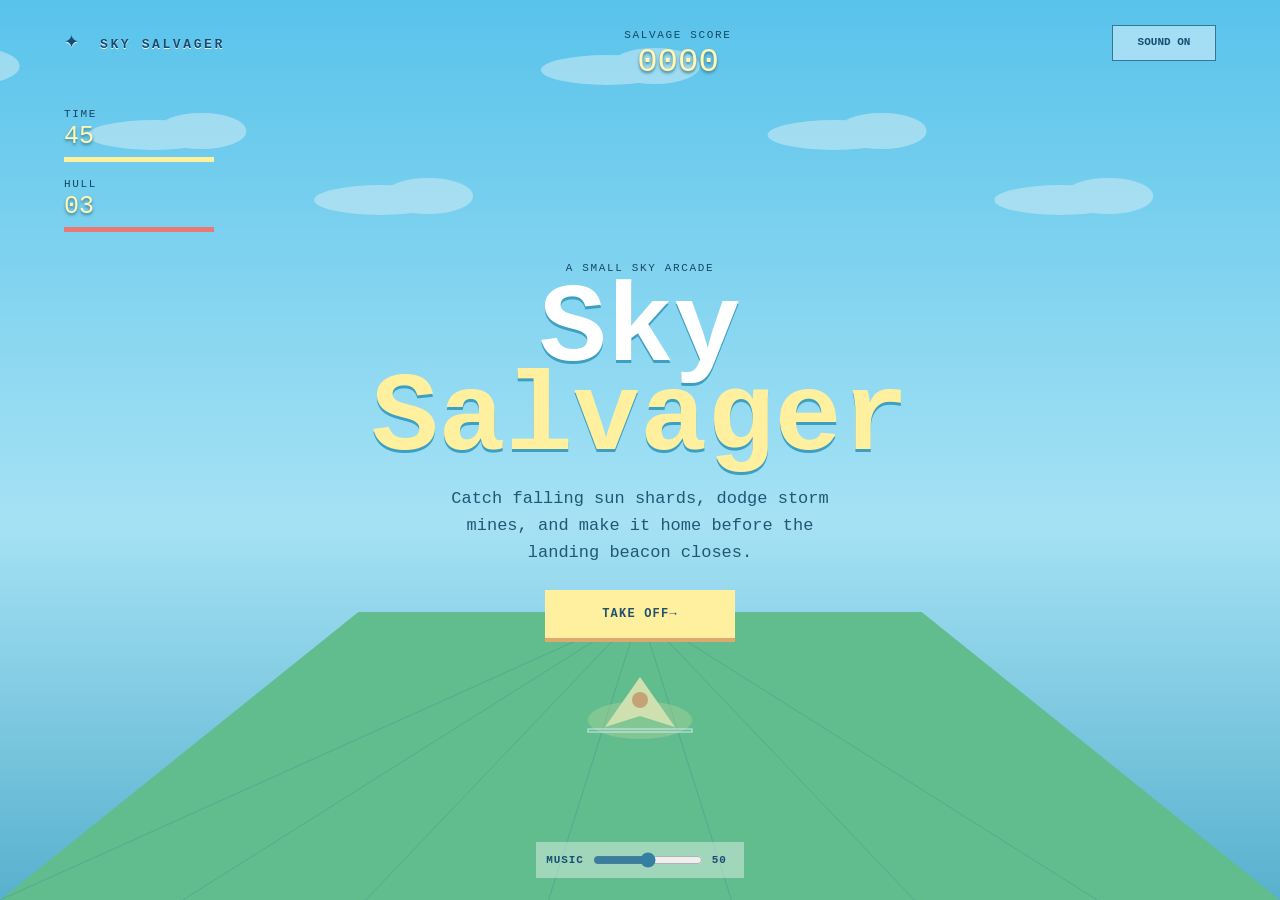
<file: index.html>
<!doctype html>
<html lang="en">
<head>
  <meta charset="UTF-8">
  <meta name="viewport" content="width=device-width, initial-scale=1">
  <meta http-equiv="refresh" content="0; url=play.html">
  <title>Sky Salvager</title>
</head>
<body>
  <p>Opening Sky Salvager...</p>
  <script>location.replace('play.html');</script>
</body>
</html>
</file>
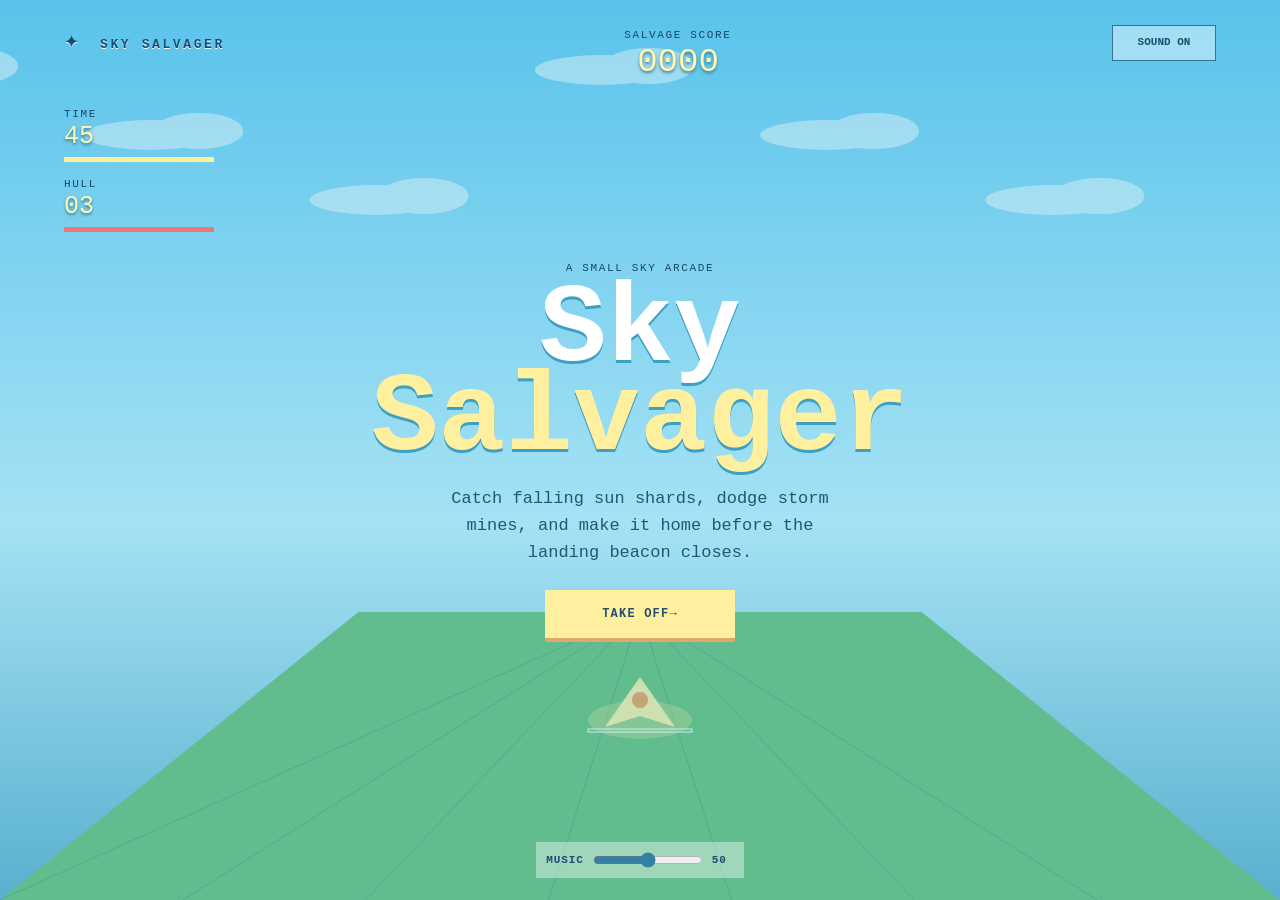
<file: play.html>
<!doctype html>
<html lang="en">

<head>
    <meta charset="UTF-8">
    <meta name="viewport" content="width=device-width, initial-scale=1">
    <title>Sky Salvager</title>
    <link rel="stylesheet" href="styles.css">
</head>

<body class="panel-open">
    <main class="game-shell">
        <canvas id="gameCanvas" aria-label="Sky Salvager game"></canvas>

        <header class="hud topbar">
            <div class="brand"><span class="brand-mark">✦</span> SKY SALVAGER</div>
            <div class="score">
                <span class="eyebrow">SALVAGE SCORE</span>
                <strong id="score">0000</strong>
            </div>
            <button class="quiet-button sound-control" id="soundButton" type="button">SOUND ON</button>
        </header>

        <section class="hud stats" aria-label="Flight status">
            <div class="stat">
                <span class="eyebrow">TIME</span>
                <strong id="time">45</strong>
                <div class="meter"><i id="timeBar"></i></div>
            </div>
            <div class="stat">
                <span class="eyebrow">HULL</span>
                <strong id="hull">03</strong>
                <div class="meter hull-meter"><i id="hullBar"></i></div>
            </div>
        </section>

        <div id="toast" class="toast" role="status"></div>

        <footer class="hud controls">
            <div class="help">STEER <b>A</b><b>D</b> <span>OR ARROWS</span></div>
            <label class="volume-control">
                MUSIC
                <input class="volume-slider" id="volume" type="range" min="0" max="100" value="50">
                <output id="volumeOutput">50</output>
            </label>
            <button class="quiet-button" id="pauseButton" type="button">PAUSE <b>P</b></button>
        </footer>

        <section class="panel" id="menuPanel">
            <div class="panel-card">
                <span class="eyebrow">A SMALL SKY ARCADE</span>
                <h1>Sky <em>Salvager</em></h1>
                <p>Catch falling sun shards, dodge storm mines, and make it home before the landing beacon closes.</p>
                <button class="primary-button" id="startButton" type="button">TAKE OFF <span>→</span></button>
            </div>
        </section>

        <section class="panel" id="pausePanel" hidden>
            <div class="panel-card">
                <span class="eyebrow">FLIGHT HOLD</span>
                <h2>Paused</h2>
                <p>Press P to return to the sky or Q to abandon this flight.</p>
                <button class="primary-button" id="resumeButton" type="button">RESUME FLIGHT</button>
            </div>
        </section>

        <section class="panel" id="resultPanel" hidden>
            <div class="panel-card">
                <span class="eyebrow" id="resultEyebrow">FLIGHT COMPLETE</span>
                <h2 id="resultTitle">Touchdown</h2>
                <p id="resultText"></p>
                <div class="actions">
                    <button class="primary-button" id="againButton" type="button">FLY AGAIN</button>
                    <button class="secondary-button" id="menuButton" type="button">MAIN MENU</button>
                </div>
            </div>
        </section>
    </main>

    <script type="module" src="main.js"></script>
</body>

</html>
</file>
<file: styles.css>
:root {
    font-family: "Courier New", monospace;
    color: #173957;
    background: #79d8f7;
}

button,
input,
output {
    font-family: "Courier New", monospace;
}

* {
    box-sizing: border-box;
}

body {
    margin: 0;
    overflow: hidden;
}

.game-shell {
    height: 100vh;
    min-height: 520px;
    position: relative;
    overflow: hidden;
    background: #79d8f7;
}

canvas {
    position: absolute;
    inset: 0;
    width: 100%;
    height: 100%;
}

.hud {
    position: absolute;
    z-index: 5;
}

.topbar {
    top: 25px;
    left: 5vw;
    right: 5vw;
    display: flex;
    justify-content: space-between;
    align-items: flex-start;
    min-height: 42px;
}

.brand {
    min-width: 180px;
    font-size: 13px;
    font-weight: bold;
    letter-spacing: .2em;
    color: #154c72;
    text-shadow: 0 1px #fff;
}

.brand-mark {
    font-size: 25px;
    margin-right: 8px;
}

.score {
    min-width: 150px;
    text-align: center;
}

.score strong {
    display: block;
    font: 500 34px "Courier New";
    color: #fff7b3;
    text-shadow: 0 2px 3px #3d7f94;
}

.eyebrow {
    font: 11px "Courier New";
    letter-spacing: .15em;
    color: #164766;
}

.quiet-button,
.secondary-button {
    min-width: 104px;
    min-height: 36px;
    border: 1px solid #377593;
    background: rgba(255, 255, 255, .42);
    padding: 8px 11px;
    color: #174e72;
    font: 11px "Courier New";
    font-weight: bold;
    line-height: 1.2;
    cursor: pointer;
}

.stats {
    top: 104px;
    left: 5vw;
}

.stat {
    margin-bottom: 12px;
}

.stat strong {
    display: block;
    color: #fff7b3;
    font: 500 25px "Courier New";
    text-shadow: 0 2px 3px #3d7f94;
}

.meter {
    width: 150px;
    height: 5px;
    margin-top: 6px;
    background: rgba(18, 80, 109, .25);
}

.meter i {
    display: block;
    width: 100%;
    height: 100%;
    background: #fff09a;
    transition: width .2s;
}

.hull-meter i {
    background: #e97876;
}

.controls {
    bottom: 22px;
    left: 5vw;
    right: 5vw;
    display: grid;
    grid-template-columns: minmax(180px, 1fr) auto minmax(180px, 1fr);
    align-items: center;
    gap: 15px;
}

.controls .volume-control {
    justify-self: center;
}

.controls #pauseButton {
    justify-self: end;
}

.help,
.volume-control {
    color: #174e72;
    font: 11px "Courier New";
    font-weight: bold;
    letter-spacing: .08em;
}

.help b {
    display: inline-flex;
    align-items: center;
    justify-content: center;
    width: 25px;
    height: 25px;
    border: 1px solid #377593;
    padding: 5px 8px;
    margin-left: 4px;
    color: #143b57;
}

.volume-control {
    min-height: 36px;
    display: flex;
    align-items: center;
    gap: 7px;
    padding: 7px 10px;
    background: rgba(255, 255, 255, .4);
}

.volume-control input {
    width: 110px;
    accent-color: #347fa2;
}

.volume-control output {
    min-width: 22px;
}

.panel {
    position: absolute;
    z-index: 4;
    inset: 0;
    display: grid;
    place-items: center;
    padding: 20px;
    text-align: center;
    background: rgba(82, 184, 215, .28);
}

.panel[hidden] {
    display: none;
}

.panel-card {
    width: min(500px, 90vw);
    display: flex;
    flex-direction: column;
    align-items: center;
}

h1 {
    margin: 12px 0 20px;
    color: #fff;
    font-size: clamp(56px, 10vw, 112px);
    font-weight: bold;
    line-height: .8;
    text-align: center;
    text-shadow: 0 3px 0 #3d9fc1;
}

h1 em {
    color: #fff0a0;
    font-style: normal;
}

h2 {
    margin: 18px 0 10px;
    color: #fff;
    font-size: clamp(44px, 8vw, 78px);
    font-weight: bold;
    line-height: 1;
    text-align: center;
    text-shadow: 0 3px 0 #3d9fc1;
}

.panel p {
    max-width: 420px;
    margin: 0 auto;
    color: #215774;
    font-size: 17px;
    font-weight: 500;
    line-height: 1.6;
    text-align: center;
}

.primary-button {
    display: inline-flex;
    align-items: center;
    justify-content: center;
    min-width: 190px;
    min-height: 48px;
    margin-top: 24px;
    border: 0;
    padding: 14px 23px;
    color: #23516b;
    background: #fff0a0;
    font: bold 12px "Courier New";
    letter-spacing: .1em;
    line-height: 1.2;
    cursor: pointer;
    box-shadow: 0 4px 0 #e0a86d;
}

.secondary-button {
    display: inline-flex;
    align-items: center;
    justify-content: center;
    min-width: 190px;
    min-height: 48px;
    margin-top: 24px;
}

.primary-button:hover,
.quiet-button:hover,
.secondary-button:hover {
    filter: brightness(1.08);
}

.actions {
    display: flex;
    justify-content: center;
    align-items: stretch;
    gap: 12px;
}

.panel-open .help,
.panel-open #pauseButton {
    visibility: hidden;
}

.toast {
    position: absolute;
    z-index: 3;
    top: 34%;
    left: 50%;
    transform: translate(-50%, -10px);
    opacity: 0;
    color: #fff7b3;
    font: bold 14px "Courier New";
    text-shadow: 0 2px 3px #3d7f94;
    transition: .2s;
}

.toast.on {
    transform: translate(-50%, 0);
    opacity: 1;
}

.toast.danger {
    color: #ffd0d8;
}

@media (max-width: 600px) {
    .topbar {
        top: 16px;
        gap: 8px;
    }

    .brand {
        min-width: 0;
        font-size: 10px;
        letter-spacing: .12em;
    }

    .brand-mark {
        font-size: 20px;
        margin-right: 4px;
    }

    .score {
        min-width: 0;
    }

    .score strong {
        font-size: 26px;
    }

    .topbar .quiet-button {
        min-width: 92px;
    }

    .stats {
        top: 82px;
    }

    .controls {
        bottom: 14px;
        grid-template-columns: 1fr auto;
        grid-template-areas:
            "help pause"
            "volume volume";
    }

    .controls .help {
        grid-area: help;
    }

    .controls .volume-control {
        grid-area: volume;
    }

    .controls #pauseButton {
        grid-area: pause;
    }

    .controls .volume-control {
        order: 3;
        width: 100%;
        justify-content: center;
    }

    .help span {
        display: none;
    }

    .quiet-button {
        padding: 7px 8px;
    }

    .actions {
        flex-direction: column;
        align-items: center;
    }

    .meter {
        width: 120px;
    }
}
</file>
